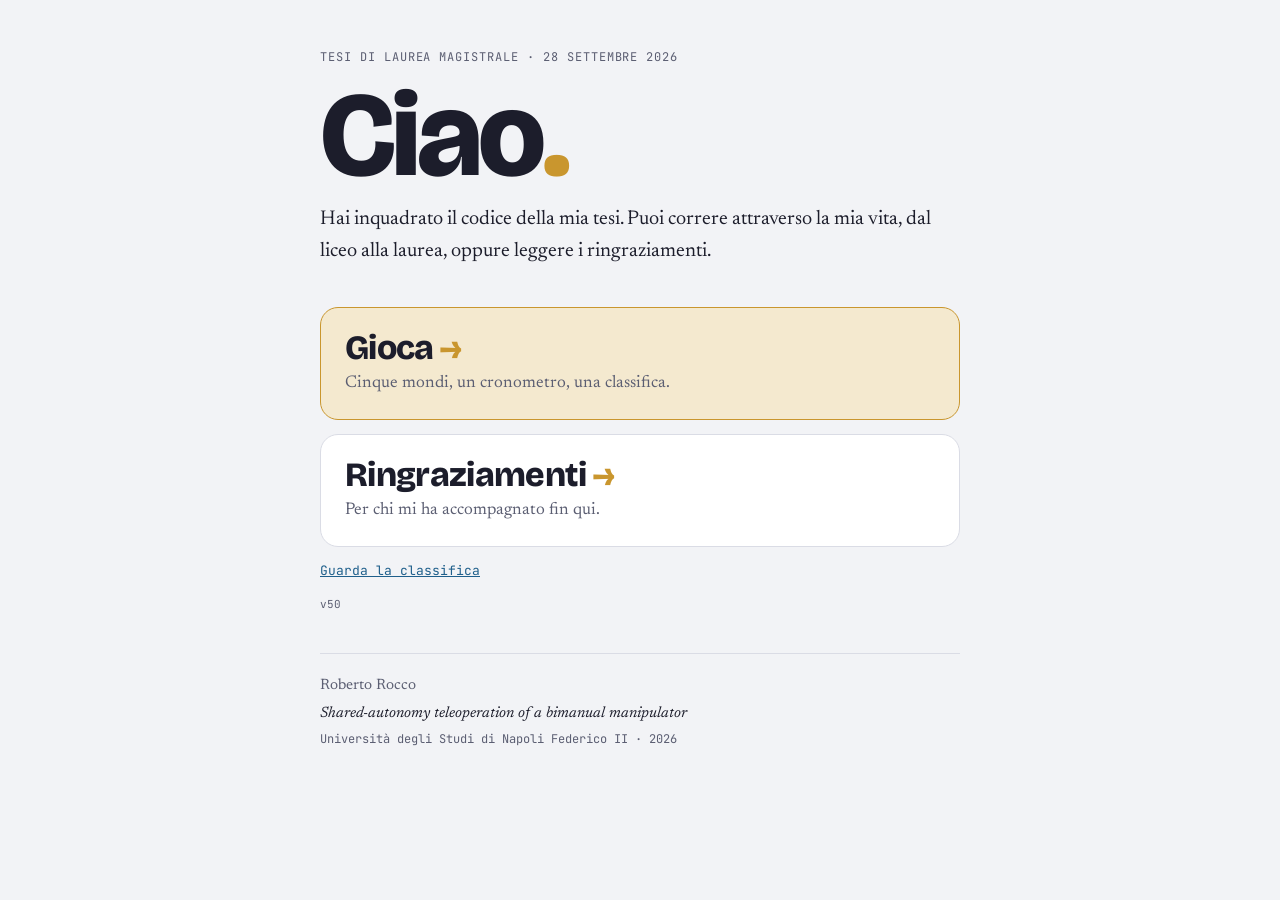
<file: index.html>
<!doctype html>
<html lang="it">
<head>
<meta charset="utf-8">
<meta name="viewport" content="width=device-width, initial-scale=1">
<title>Roberto Rocco · Laurea</title>
<link rel="preconnect" href="https://fonts.googleapis.com">
<link rel="preconnect" href="https://fonts.gstatic.com" crossorigin>
<link rel="stylesheet" href="https://fonts.googleapis.com/css2?family=Bricolage+Grotesque:opsz,wght@12..96,500;12..96,800&family=Newsreader:ital,opsz,wght@0,6..72,400;0,6..72,500;1,6..72,400&family=JetBrains+Mono:wght@400;500&display=swap">
<link rel="stylesheet" href="stile.css">
<style>
  .scelte { display: grid; gap: 14px; }
  .scelta {
    display: grid; gap: 4px;
    padding: 22px 24px;
    background: var(--paper);
    border: 1px solid var(--line);
    border-radius: 18px;
    color: var(--ink); text-decoration: none;
    transition: border-color .15s, transform .15s;
  }
  .scelta:hover, .scelta:focus-visible { border-color: var(--tuff); }
  .scelta:active { transform: scale(.98); }
  .scelta strong {
    font-family: var(--display); font-weight: 800;
    font-size: 34px; line-height: 1.05; letter-spacing: -0.02em;
  }
  .scelta strong::after { content: " →"; color: var(--tuff); }
  .scelta span { color: var(--muted); font-size: 17px; }
  .scelta.primaria { background: var(--tuff-soft); border-color: var(--tuff); }
  .versione {
    justify-self: start;
    font-family: var(--mono); font-size: 11px; color: var(--muted);
  }
  .secondario {
    justify-self: start;
    font-family: var(--mono); font-size: 13px; color: var(--sea);
  }
</style>
<script>
// Se questa pagina arriva dalla cache del browser ed è più vecchia dell'ultima versione, si ricarica da sola.
(()=>{const V=50;try{fetch('versione.json?t='+Date.now(),{cache:'no-store'}).then(r=>r.json()).then(d=>{if(d.v!==V){const k='ricarica-'+location.pathname+d.v;if(!sessionStorage.getItem(k)){sessionStorage.setItem(k,1);const u=new URL(location.href);u.searchParams.set('v',d.v);location.replace(u)}}}).catch(()=>{})}catch(e){}})();
</script>
</head>
<body>

<div class="wrap">
  <header>
    <div class="eyebrow">Tesi di laurea magistrale · 28 settembre 2026</div>
    <h1>Ciao<span class="dot">.</span></h1>
    <p class="lede">Hai inquadrato il codice della mia tesi. Puoi correre attraverso la mia vita, dal liceo alla laurea, oppure leggere i ringraziamenti.</p>
  </header>

  <nav class="scelte" aria-label="Menù">
    <a class="scelta primaria" href="gioco/?v=50">
      <strong>Gioca</strong>
      <span>Cinque mondi, un cronometro, una classifica.</span>
    </a>
    <a class="scelta" href="ringraziamenti/">
      <strong>Ringraziamenti</strong>
      <span>Per chi mi ha accompagnato fin qui.</span>
    </a>
    <a class="secondario" href="gioco/?v=50#classifica">Guarda la classifica</a>
    <span class="versione">v50</span>
  </nav>

  <footer>
    <span>Roberto Rocco</span>
    <span class="thesis">Shared-autonomy teleoperation of a bimanual manipulator</span>
    <span class="mono">Università degli Studi di Napoli Federico II · 2026</span>
  </footer>
</div>
</body>
</html>
</file>
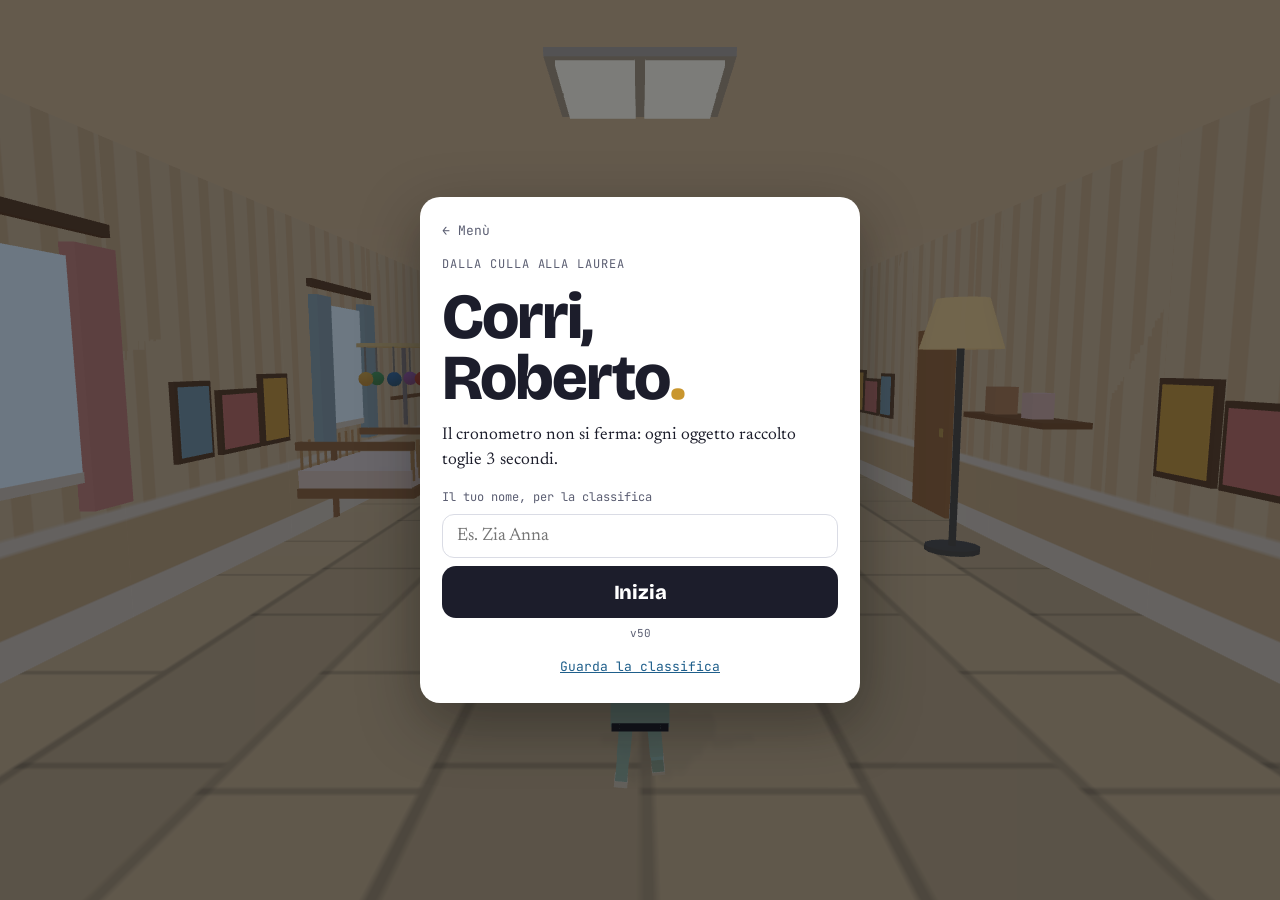
<file: gioco/index.html>
<!doctype html>
<html lang="it">
<head>
<meta charset="utf-8">
<meta name="viewport" content="width=device-width, initial-scale=1, maximum-scale=1, user-scalable=no, viewport-fit=cover">
<meta name="theme-color" content="#12141C">
<title>Corri, Roberto · Gioco</title>
<link rel="preconnect" href="https://fonts.googleapis.com">
<link rel="preconnect" href="https://fonts.gstatic.com" crossorigin>
<link rel="stylesheet" href="https://fonts.googleapis.com/css2?family=Bricolage+Grotesque:opsz,wght@12..96,500;12..96,800&family=Newsreader:ital,opsz,wght@0,6..72,400;0,6..72,500;1,6..72,400&family=JetBrains+Mono:wght@400;500&display=swap">
<link rel="stylesheet" href="gioco.css">
<script>
// Se questa pagina arriva dalla cache del browser ed è più vecchia dell'ultima versione, si ricarica da sola.
(()=>{const V=50;try{fetch('../versione.json?t='+Date.now(),{cache:'no-store'}).then(r=>r.json()).then(d=>{if(d.v!==V){const k='ricarica-'+location.pathname+d.v;if(!sessionStorage.getItem(k)){sessionStorage.setItem(k,1);const u=new URL(location.href);u.searchParams.set('v',d.v);location.replace(u)}}}).catch(()=>{})}catch(e){}})();
</script>
</head>
<body>

<div id="scena" aria-hidden="true"></div>

<div id="hud" hidden>
  <div class="riga">
    <span id="hud-tempo" class="tempo">0:00.0</span>
    <span id="hud-caffe" class="caffe">☕ 0</span>
    <button id="hud-pausa" class="pausa" type="button" aria-label="Pausa">II</button>
  </div>
  <div id="hud-mondo" class="mondo"></div>
  <div class="progresso"><div id="hud-barra" class="barra"></div><div id="hud-tacche"></div></div>
</div>

<div id="banner" class="banner" hidden></div>
<div id="comandi" class="comandi" hidden></div>
<div id="vs" class="vs" hidden>
  <div class="vs-lato vs-a"><span>Il Bulimico Roby</span></div>
  <div class="vs-x">VS</div>
  <div class="vs-lato vs-b"><span>Cono Gelato</span></div>
</div>
<div id="boss" class="boss" hidden>
  <span aria-hidden="true">🍦</span>
  <div class="boss-barra"><div id="boss-barra"></div></div>
</div>
<div id="orologio" class="orologio" hidden></div>

<div id="sipario" class="sipario"></div>
<div id="eta-conto" class="eta-conto" hidden></div>
<div id="lampo" class="lampo"></div>

<div id="scelta" class="scelta" hidden>
  <p id="domanda-scelta" class="domanda">5ª H. Dove ti siedi?</p>
  <div class="bottoni">
    <button type="button" data-scelta="prima">Prima fila</button>
    <button type="button" data-scelta="ultima">Ultima fila</button>
  </div>
  <div class="tempo-scelta"><div id="barra-scelta"></div></div>
</div>

<section id="schermo-inizio" class="schermo">
  <div class="carta">
    <a class="indietro" href="../">← Menù</a>
    <div class="eyebrow">Dalla culla alla laurea</div>
    <h1>Corri, Roberto<span class="dot">.</span></h1>
    <p>Il cronometro non si ferma: ogni oggetto raccolto toglie 3 secondi.</p>
    <form id="modulo-nome">
      <label class="dev-mondo" hidden>Sviluppo: parti dal mondo<select id="dev-mondo"></select></label>
      <label for="nome">Il tuo nome, per la classifica</label>
      <input id="nome" name="nome" maxlength="24" autocomplete="given-name" required placeholder="Es. Zia Anna">
      <button type="submit" class="primario">Inizia</button>
      <span class="versione">v50</span>
    </form>
    <button type="button" class="link" data-apri="classifica">Guarda la classifica</button>
  </div>
</section>

<section id="schermo-pausa" class="schermo" hidden>
  <div class="carta">
    <h2>In pausa</h2>
    <p>Il cronometro è fermo.</p>
    <button id="riprendi" type="button" class="primario">Riprendi</button>
    <button type="button" class="link" data-ricomincia>Ricomincia da capo</button>
  </div>
</section>

<section id="schermo-fine" class="schermo" hidden>
  <div class="carta">
    <div class="eyebrow" id="fine-data"></div>
    <h2>Laureato<span class="dot">!</span></h2>
    <p class="risultato"><span id="fine-tempo" class="tempo-grande">0:00.0</span></p>
    <p id="fine-dettaglio" class="dettaglio"></p>
    <ol id="fine-classifica" class="classifica"></ol>
    <button type="button" class="primario" data-ricomincia>Rigioca</button>
    <div class="link-fondo">
      <a href="../ringraziamenti/">Leggi i ringraziamenti</a>
      <a href="../">Menù</a>
    </div>
  </div>
</section>

<section id="schermo-classifica" class="schermo" hidden>
  <div class="carta">
    <div class="eyebrow">Tempo totale, bonus inclusi</div>
    <h2>Classifica</h2>
    <ol id="classifica" class="classifica"></ol>
    <button type="button" class="primario" data-chiudi-classifica>Gioca</button>
    <div class="link-fondo"><a href="../">Menù</a></div>
  </div>
</section>

<!-- Il numero di versione in fondo ai file (?v=) evita che il telefono usi codice vecchio in cache: va cambiato a ogni versione, insieme all'etichetta. -->
<script type="importmap">{"imports":{"./aula.js":"./aula.js?v=50","./aula-darmon.js":"./aula-darmon.js?v=50","./aula-esame.js":"./aula-esame.js?v=50","./classifica.js":"./classifica.js?v=50","./config.js":"./config.js?v=50","./livello.js":"./livello.js?v=50","./modelli-liceo.js":"./modelli-liceo.js?v=50","./modelli-universita.js":"./modelli-universita.js?v=50","./modelli-rennes.js":"./modelli-rennes.js?v=50","./modelli.js":"./modelli.js?v=50","./mondi.js":"./mondi.js?v=50","./modelli-infanzia.js":"./modelli-infanzia.js?v=50","./volto.js":"./volto.js?v=50","./percorso.js":"./percorso.js?v=50","./boss-gelato.js":"./boss-gelato.js?v=50","./boss-pingpong.js":"./boss-pingpong.js?v=50","./boss-ragazza.js":"./boss-ragazza.js?v=50","./boss-triago.js":"./boss-triago.js?v=50","./volto-ragazza.js":"./volto-ragazza.js?v=50","./amici-uni.js":"./amici-uni.js?v=50","./scena-amici.js":"./scena-amici.js?v=50","./lib/three.module.min.js":"./lib/three.module.min.js?v=50"}}</script>
<script type="module" src="main.js?v=50"></script>
</body>
</html>
</file>
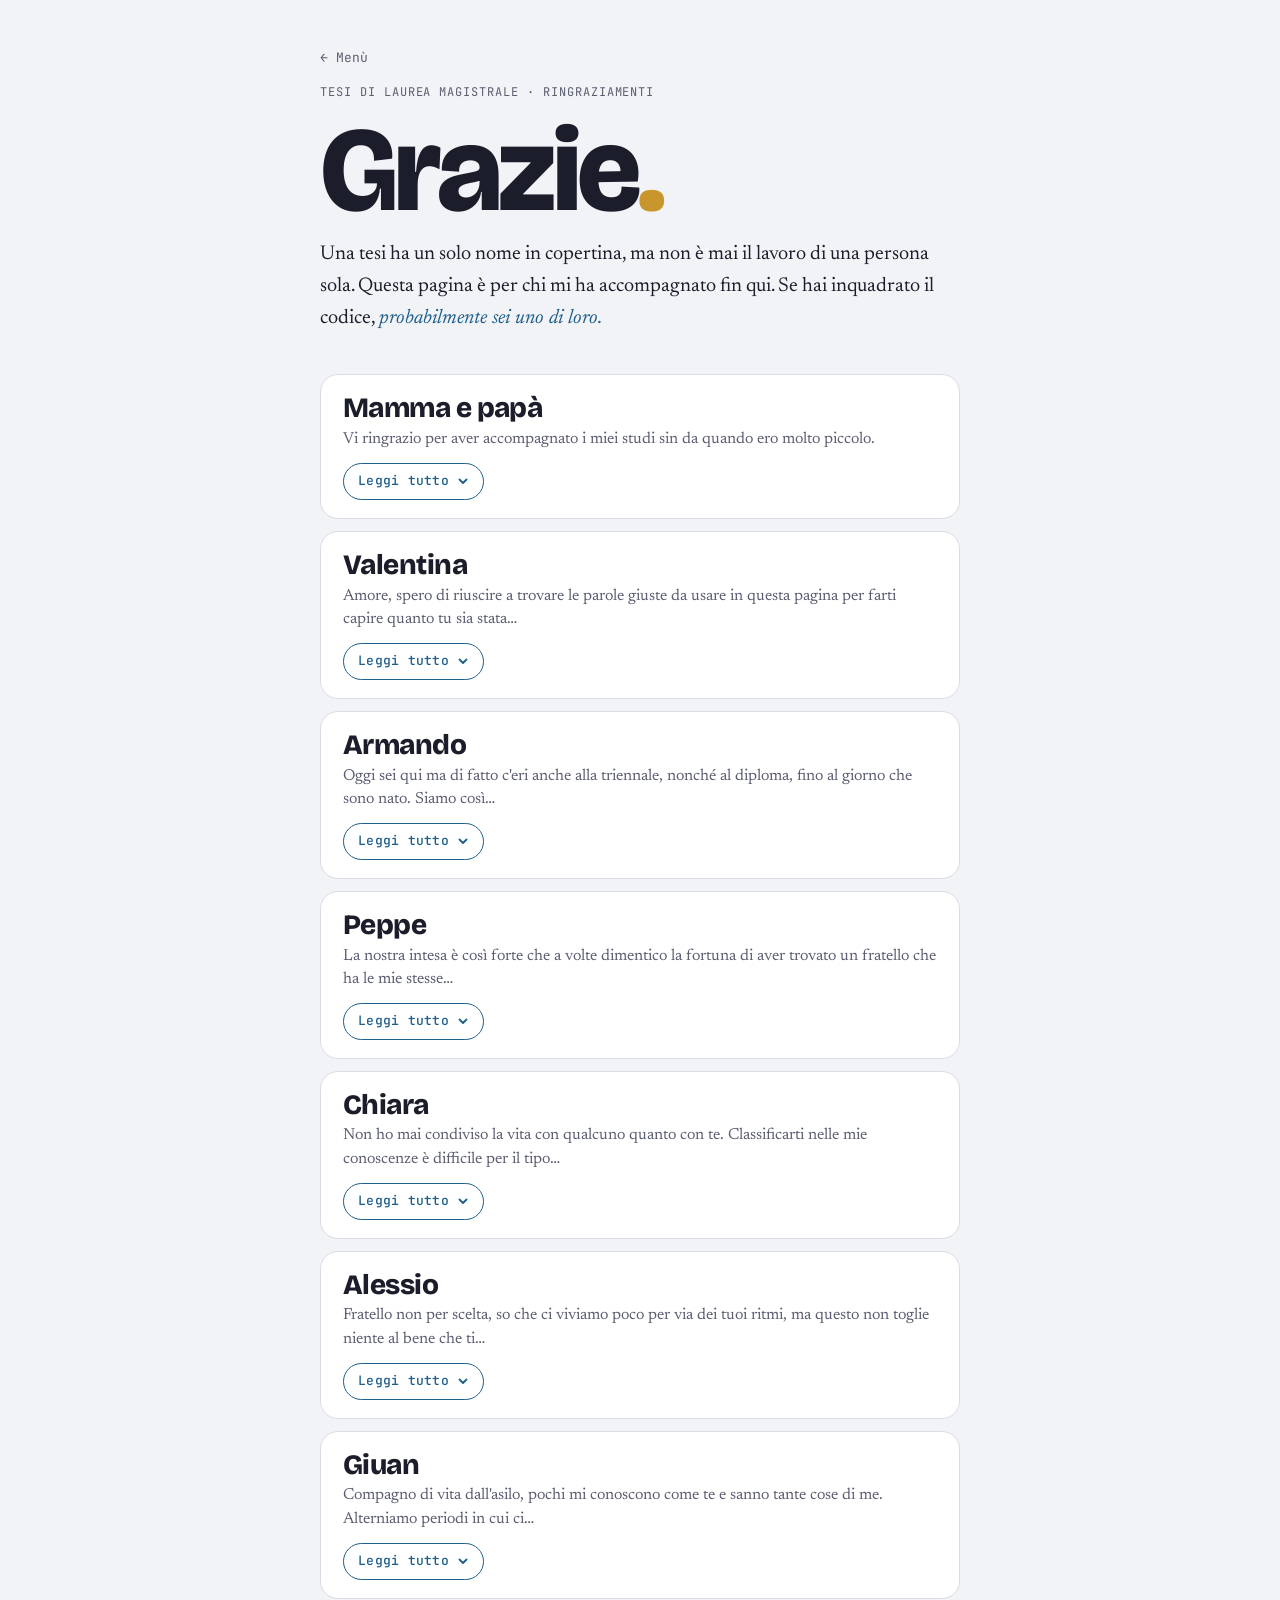
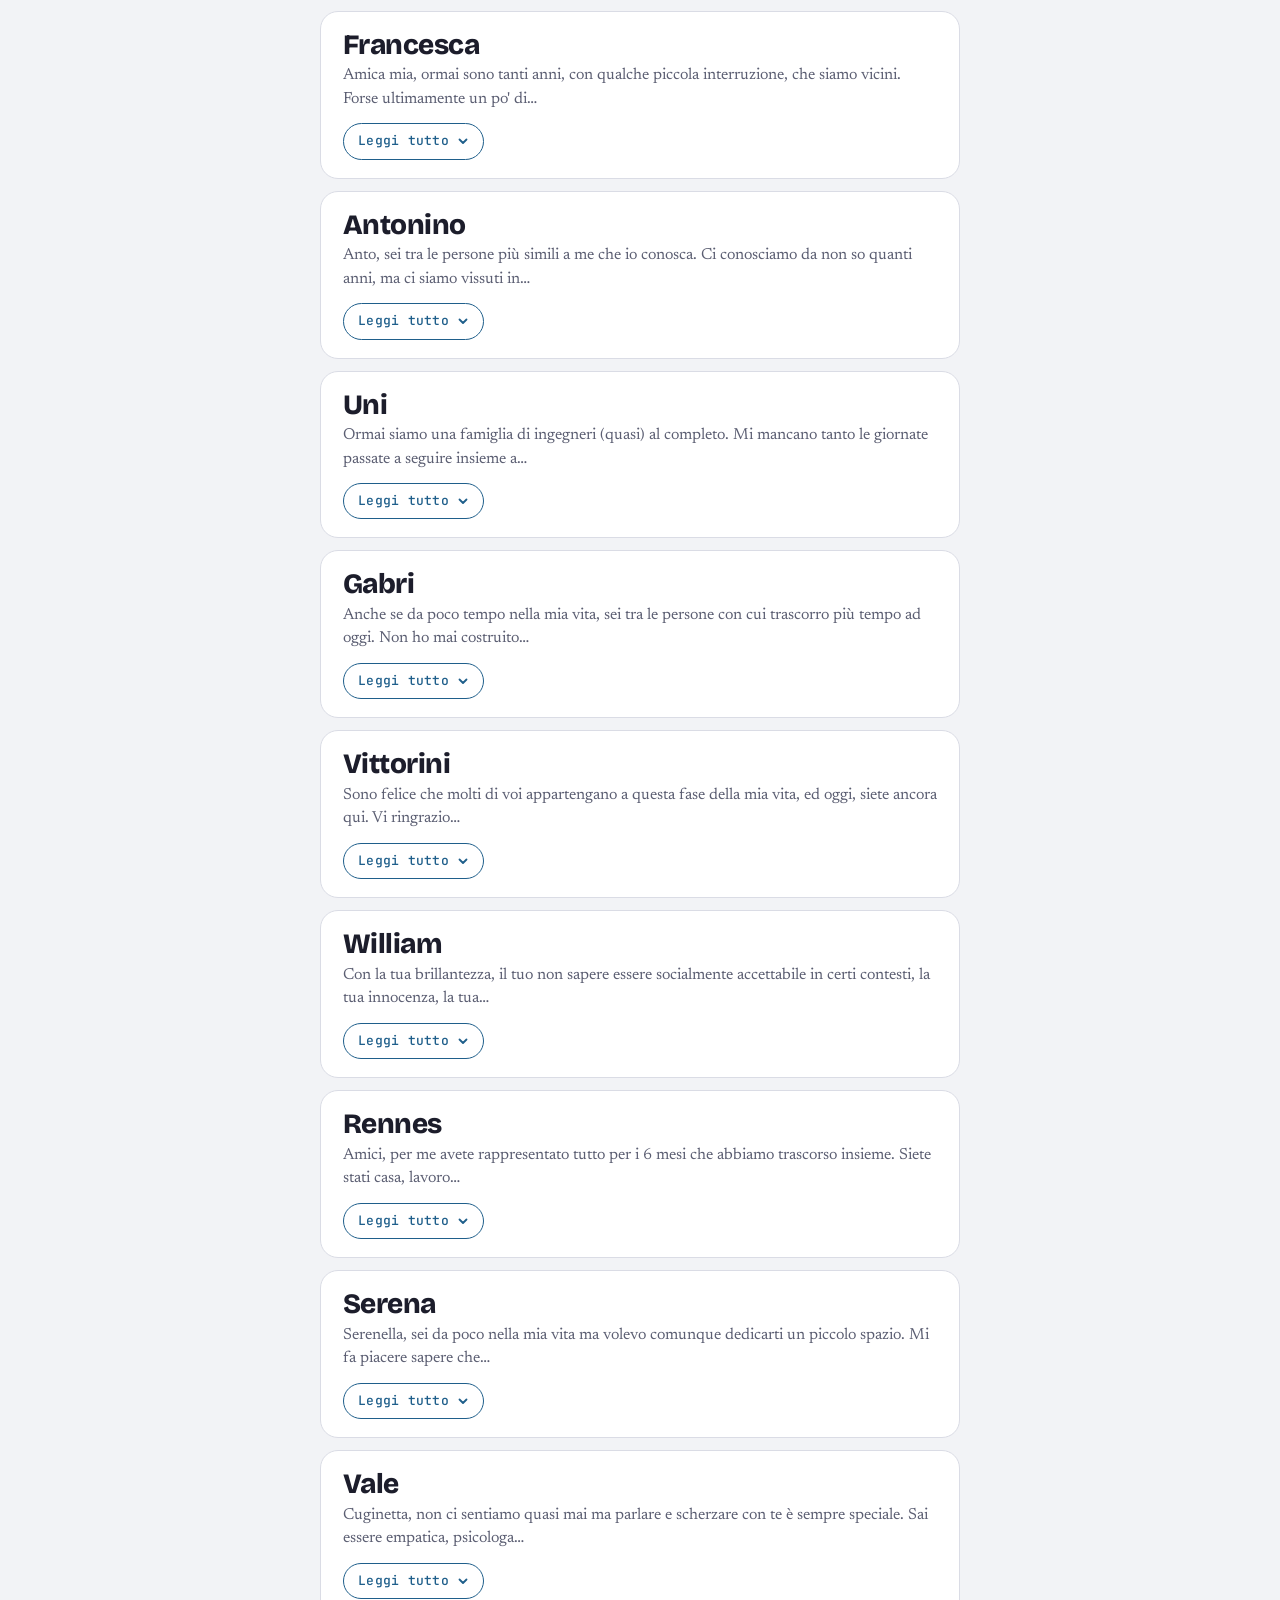
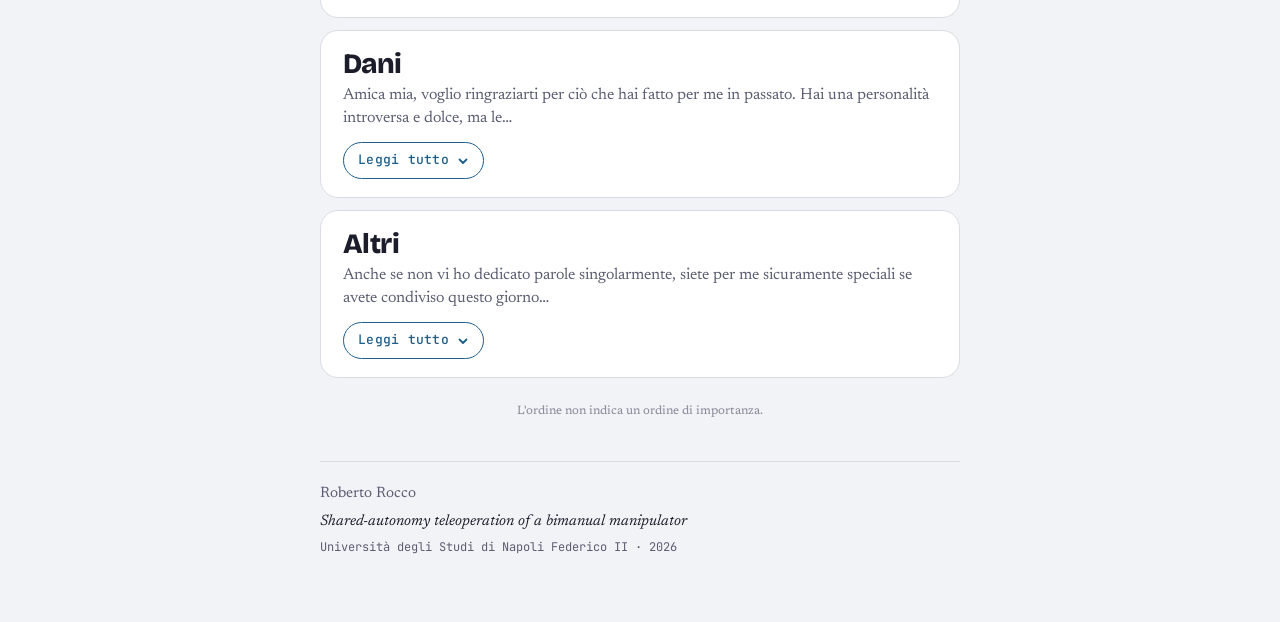
<file: ringraziamenti/index.html>
<!doctype html>
<html lang="it">
<head>
<meta charset="utf-8">
<meta name="viewport" content="width=device-width, initial-scale=1">
<title>Grazie — Roberto Rocco</title>
<link rel="preconnect" href="https://fonts.googleapis.com">
<link rel="preconnect" href="https://fonts.gstatic.com" crossorigin>
<link rel="stylesheet" href="https://fonts.googleapis.com/css2?family=Bricolage+Grotesque:opsz,wght@12..96,500;12..96,800&family=Newsreader:ital,opsz,wght@0,6..72,400;0,6..72,500;1,6..72,400&family=JetBrains+Mono:wght@400;500&display=swap">
<link rel="stylesheet" href="../stile.css">
<style>
  .lista { display: grid; gap: 12px; }
  .ordine { margin: -16px 0 0; font-size: 12px; color: var(--muted); opacity: .7; text-align: center; }
  .grazie {
    background: var(--paper);
    border: 1px solid var(--line);
    border-radius: 18px;
    transition: border-color .15s;
  }
  .grazie:hover, .grazie[open] { border-color: var(--tuff); }
  .grazie[open] { background: var(--tuff-soft); }
  .grazie summary {
    display: grid; gap: 4px;
    padding: 18px 22px;
    cursor: pointer; list-style: none;
    border-radius: 18px;
    -webkit-tap-highlight-color: transparent;
  }
  .grazie summary::-webkit-details-marker { display: none; }
  .grazie summary:focus-visible { outline: 2px solid var(--sea); outline-offset: 2px; }
  .nome {
    font-family: var(--display); font-weight: 800;
    font-size: 28px; line-height: 1.1; letter-spacing: -0.02em;
  }
  .anteprima {
    color: var(--muted); font-size: 16px; line-height: 1.45;
    display: -webkit-box; -webkit-line-clamp: 2; -webkit-box-orient: vertical; overflow: hidden;
  }
  .grazie[open] .anteprima { display: none; }
  .apri {
    justify-self: start; margin-top: 8px;
    display: inline-flex; align-items: center; gap: 8px;
    font-family: var(--mono); font-size: 13px; font-weight: 500; letter-spacing: 0.02em;
    color: var(--sea); border: 1px solid var(--sea); border-radius: 999px;
    padding: 7px 14px;
  }
  .apri-testo::before { content: "Leggi tutto"; }
  .grazie[open] .apri-testo::before { content: "Chiudi"; }
  .apri svg { transition: transform .2s; }
  .grazie[open] .apri svg { transform: rotate(180deg); }
  .grazie:hover .apri { background: var(--sea); color: var(--paper); }
  @media (prefers-reduced-motion: reduce) { .apri svg { transition: none; } }
  .testo { padding: 0 22px 22px; display: grid; gap: 14px; }
  .testo p { margin: 0; text-wrap: pretty; }
</style>
</head>
<body>

<div class="wrap">
  <header>
    <a class="indietro" href="../">← Menù</a>
    <div class="eyebrow">Tesi di laurea magistrale · Ringraziamenti</div>
    <h1>Grazie<span class="dot">.</span></h1>
    <p class="lede">Una tesi ha un solo nome in copertina, ma non è mai il lavoro di una persona sola. Questa pagina è per chi mi ha accompagnato fin qui. Se hai inquadrato il codice, <em>probabilmente sei uno di loro.</em></p>
  </header>

  <main class="lista">
    <details class="grazie" name="grazie">
      <summary>
        <span class="nome">Mamma e papà</span>
        <span class="anteprima">Vi ringrazio per aver accompagnato i miei studi sin da quando ero molto piccolo.</span>
        <span class="apri"><span class="apri-testo"></span><svg viewBox="0 0 12 12" width="12" height="12" aria-hidden="true"><path d="M2.5 4.5 6 8l3.5-3.5" fill="none" stroke="currentColor" stroke-width="1.8" stroke-linecap="round" stroke-linejoin="round"/></svg></span>
      </summary>
      <div class="testo">
        <p>Vi ringrazio per aver accompagnato i miei studi sin da quando ero molto piccolo.</p>
        <p>Nessuno meglio di voi sa quanto ho studiato controvoglia fino all'università, dove finalmente ho iniziato a fare le cose che mi piacevano. Per tutti questi anni avete assecondato tutte le mie decisioni, anche se mi allontanavano da casa. A voi dedico i miei successi e la mia felicità, cose per le quali vi siete sempre messi in secondo piano. È grazie ai vostri insegnamenti se oggi sono un Ingegnere di tutto rispetto.</p>
      </div>
    </details>
    <details class="grazie" name="grazie">
      <summary>
        <span class="nome">Valentina</span>
        <span class="anteprima">Amore, spero di riuscire a trovare le parole giuste da usare in questa pagina per farti capire quanto tu sia stata…</span>
        <span class="apri"><span class="apri-testo"></span><svg viewBox="0 0 12 12" width="12" height="12" aria-hidden="true"><path d="M2.5 4.5 6 8l3.5-3.5" fill="none" stroke="currentColor" stroke-width="1.8" stroke-linecap="round" stroke-linejoin="round"/></svg></span>
      </summary>
      <div class="testo">
        <p>Amore, spero di riuscire a trovare le parole giuste da usare in questa pagina per farti capire quanto tu sia stata importante per me nel mio percorso universitario.</p>
        <p>Da quando ci siamo conosciuti mi hai spronato a dare il meglio di me per terminare gli studi, condividendo momenti di studio regolari da un timer pomodoro e risate in un'aula arancione. Parlando ci siamo innamorati, e ad oggi sei una delle persone più importanti della mia vita.</p>
        <p>Averti a mio fianco nella vita di tutti i giorni, nelle scelte importanti e in quelle facili, mi dà la sicurezza di proseguire spedito sui miei passi, sapendo che in ogni caso mi sosterrai.</p>
        <p>Nel raggiungimento dei miei traguardi, nei momenti di stress o quando semplicemente mi sento stanco, so di poter trovare in te un viso familiare che mi fa sentire la persona più interessante del mondo.</p>
        <p>Non dimostro la gratitudine di molti dei tuoi aspetti nella vita di tutti i giorni, e raramente mi mostro stanco o affranto per qualcosa, ma spesso la cosa più importante è sapere di avere a fianco una donna su cui posso contare in ogni momento, se necessario. La certezza stessa che tu sei come sei, mi rende una persona migliore e pronta ad affrontare le sfide della vita.</p>
      </div>
    </details>
    <details class="grazie" name="grazie">
      <summary>
        <span class="nome">Armando</span>
        <span class="anteprima">Oggi sei qui ma di fatto c'eri anche alla triennale, nonché al diploma, fino al giorno che sono nato. Siamo così…</span>
        <span class="apri"><span class="apri-testo"></span><svg viewBox="0 0 12 12" width="12" height="12" aria-hidden="true"><path d="M2.5 4.5 6 8l3.5-3.5" fill="none" stroke="currentColor" stroke-width="1.8" stroke-linecap="round" stroke-linejoin="round"/></svg></span>
      </summary>
      <div class="testo">
        <p>Oggi sei qui ma di fatto c'eri anche alla triennale, nonché al diploma, fino al giorno che sono nato. Siamo così legati da darci per scontato: a parte le poche volte che ci vediamo parliamo poco, ma in fondo, so che se mai avrò una difficoltà tu sarai lì a sorreggere la mia spalla.</p>
        <p>Non esiste cosa per cui potremmo litigare, e sapere che ci sarà sempre un cugino a mio fianco, nonché un fratello, mi dà sicurezza nelle scelte della mia vita. Allontanarsi da casa per mesi è stato più facile sapendo che una parte della tua famiglia era lì ad attendere il tuo ritorno.</p>
      </div>
    </details>
    <details class="grazie" name="grazie">
      <summary>
        <span class="nome">Peppe</span>
        <span class="anteprima">La nostra intesa è così forte che a volte dimentico la fortuna di aver trovato un fratello che ha le mie stesse…</span>
        <span class="apri"><span class="apri-testo"></span><svg viewBox="0 0 12 12" width="12" height="12" aria-hidden="true"><path d="M2.5 4.5 6 8l3.5-3.5" fill="none" stroke="currentColor" stroke-width="1.8" stroke-linecap="round" stroke-linejoin="round"/></svg></span>
      </summary>
      <div class="testo">
        <p>La nostra intesa è così forte che a volte dimentico la fortuna di aver trovato un fratello che ha le mie stesse passioni e il mio stesso senso dell'umorismo. Su alcuni aspetti caratteriali siamo diversi, ma è proprio questa diversità a darci un valore aggiunto reciproco. Raramente parliamo del nostro stare male, ma siamo sempre l'uno affianco all'altro per ridere. Crescendo la vita diventerà probabilmente meno divertente e più dura: so che con te avrò sempre lo spirito per trollare dove nessuno oserebbe, e so che il nostro rapporto evolverà di conseguenza verso qualcosa di più maturo.</p>
        <p>Qualunque siano le difficoltà che ci si presenteranno nella vita, con te al mio fianco so che ne uscirò col sorriso, sempre.</p>
      </div>
    </details>
    <details class="grazie" name="grazie">
      <summary>
        <span class="nome">Chiara</span>
        <span class="anteprima">Non ho mai condiviso la vita con qualcuno quanto con te. Classificarti nelle mie conoscenze è difficile per il tipo…</span>
        <span class="apri"><span class="apri-testo"></span><svg viewBox="0 0 12 12" width="12" height="12" aria-hidden="true"><path d="M2.5 4.5 6 8l3.5-3.5" fill="none" stroke="currentColor" stroke-width="1.8" stroke-linecap="round" stroke-linejoin="round"/></svg></span>
      </summary>
      <div class="testo">
        <p>Non ho mai condiviso la vita con qualcuno quanto con te. Classificarti nelle mie conoscenze è difficile per il tipo di legame che ci contraddistingue: sei più di un'amica alla quale vuoi un bene dell'anima e te ne vuoi prendere cura, più di un amico con il quale condividi tutto e ti conosce come le sue tasche.</p>
        <p>Spero che la nostra vita ci faccia condividere ancora tanto altro anche professionalmente, perché è quando siamo insieme che diamo la nostra versione migliore e siamo indistruttibili.</p>
        <p>Sei sicuramente la persona con cui sono cresciuto di più professionalmente: con te ho superato tutte le sfide universitarie, e se ci sono riuscito è solo grazie al fatto che c'eri tu al mio fianco (e si è visto cosa è successo quando non c'eri).</p>
        <p>Con te ho imparato un 'metodo' di studio (se procrastinare e arrivare tardi agli esami si può chiamare così), che mi ha reso possibile superare questi anni facendomi anche piacere quello che abbiamo studiato. Dove io non capivo, c'eri sempre tu a spiegarmi. Quando io ero a bordo piscina, c'eri tu a coprirmi le spalle. E so che lo farai, per sempre, così come io lo farò per te.</p>
      </div>
    </details>
    <details class="grazie" name="grazie">
      <summary>
        <span class="nome">Alessio</span>
        <span class="anteprima">Fratello non per scelta, so che ci viviamo poco per via dei tuoi ritmi, ma questo non toglie niente al bene che ti…</span>
        <span class="apri"><span class="apri-testo"></span><svg viewBox="0 0 12 12" width="12" height="12" aria-hidden="true"><path d="M2.5 4.5 6 8l3.5-3.5" fill="none" stroke="currentColor" stroke-width="1.8" stroke-linecap="round" stroke-linejoin="round"/></svg></span>
      </summary>
      <div class="testo">
        <p>Fratello non per scelta, so che ci viviamo poco per via dei tuoi ritmi, ma questo non toglie niente al bene che ti voglio. Ma alla fine va bene così: unemployed roby durerà ancora poco (si spera), e piano piano prenderemo strade ancora più diverse, non condividendo nemmeno più la casa. A quel punto saremo pronti: anche non parlando sapremo di essere fratelli, e le volte che ci vedremo avranno un peso maggiore. Ora sei grande e grosso (semp a sott), ma rimani sempre il fratellino di cui mi devo prendere cura.</p>
      </div>
    </details>
    <details class="grazie" name="grazie">
      <summary>
        <span class="nome">Giuan</span>
        <span class="anteprima">Compagno di vita dall'asilo, pochi mi conoscono come te e sanno tante cose di me. Alterniamo periodi in cui ci…</span>
        <span class="apri"><span class="apri-testo"></span><svg viewBox="0 0 12 12" width="12" height="12" aria-hidden="true"><path d="M2.5 4.5 6 8l3.5-3.5" fill="none" stroke="currentColor" stroke-width="1.8" stroke-linecap="round" stroke-linejoin="round"/></svg></span>
      </summary>
      <div class="testo">
        <p>Compagno di vita dall'asilo, pochi mi conoscono come te e sanno tante cose di me. Alterniamo periodi in cui ci frequentiamo assiduamente ad assenze prolungate, e siamo sicuramente due persone che non parlano molto di se stessi. Nonostante ciò nessuno ricoprirà mai il ruolo che l'uno ha per l'altro: un fedele amico che non ti farà sentire solo nemmeno a chilometri da casa.</p>
        <p>Grazie per esserci sempre stato, puoi contare sulla mia spalla quando vorrai, ovunque tu sia.</p>
      </div>
    </details>
    <details class="grazie" name="grazie">
      <summary>
        <span class="nome">Francesca</span>
        <span class="anteprima">Amica mia, ormai sono tanti anni, con qualche piccola interruzione, che siamo vicini. Forse ultimamente un po' di…</span>
        <span class="apri"><span class="apri-testo"></span><svg viewBox="0 0 12 12" width="12" height="12" aria-hidden="true"><path d="M2.5 4.5 6 8l3.5-3.5" fill="none" stroke="currentColor" stroke-width="1.8" stroke-linecap="round" stroke-linejoin="round"/></svg></span>
      </summary>
      <div class="testo">
        <p>Amica mia, ormai sono tanti anni, con qualche piccola interruzione, che siamo vicini. Forse ultimamente un po' di meno, con te mi sono sempre sentito di poter avere un confronto per le difficoltà della mia vita con una persona che su molte cose la pensa come me. La nostra stessa amicizia è stata più volte per me qualcosa per cui combattere, e non smetterò mai di chiederti scusa se talvolta mi sono arreso. Delle tante sfumature di cui il nostro rapporto si è arricchito, la mia preferita è quella della mia amica di cui prendermi cura. Se mai ti servirà una spalla su cui piangere, la mia avrà sempre un posto per te.</p>
      </div>
    </details>
    <details class="grazie" name="grazie">
      <summary>
        <span class="nome">Antonino</span>
        <span class="anteprima">Anto, sei tra le persone più simili a me che io conosca. Ci conosciamo da non so quanti anni, ma ci siamo vissuti in…</span>
        <span class="apri"><span class="apri-testo"></span><svg viewBox="0 0 12 12" width="12" height="12" aria-hidden="true"><path d="M2.5 4.5 6 8l3.5-3.5" fill="none" stroke="currentColor" stroke-width="1.8" stroke-linecap="round" stroke-linejoin="round"/></svg></span>
      </summary>
      <div class="testo">
        <p>Anto, sei tra le persone più simili a me che io conosca. Ci conosciamo da non so quanti anni, ma ci siamo vissuti in poche occasioni. Voglio che tu sappia che ognuna di queste occasioni per me è stata speciale: in un periodo difficile della mia vita, hai dimostrato di saper essere un grande amico da avere affianco.</p>
        <p>Certo, vorrei fossi un po' meno simile a me, così magari riusciremmo a sentirci ogni tanto piuttosto che ghostarci di continuo.</p>
      </div>
    </details>
    <details class="grazie" name="grazie">
      <summary>
        <span class="nome">Uni</span>
        <span class="anteprima">Ormai siamo una famiglia di ingegneri (quasi) al completo. Mi mancano tanto le giornate passate a seguire insieme a…</span>
        <span class="apri"><span class="apri-testo"></span><svg viewBox="0 0 12 12" width="12" height="12" aria-hidden="true"><path d="M2.5 4.5 6 8l3.5-3.5" fill="none" stroke="currentColor" stroke-width="1.8" stroke-linecap="round" stroke-linejoin="round"/></svg></span>
      </summary>
      <div class="testo">
        <p>Ormai siamo una famiglia di ingegneri (quasi) al completo. Mi mancano tanto le giornate passate a seguire insieme a voi, ma avete saputo rappresentare molto altro anche al di fuori delle mura universitarie. Sapete, degli ingegneri si dice che non si sanno divertire. Con voi non mi sono mai sentito così: dai cambi ora, alle uscite fino ai viaggi, siete sempre i coglioni con cui ho amato trascorrere ogni secondo di questa fase della mia vita. Siete i migliori colleghi che mi potessero capitare, e spero che anche ora che l'università è conclusa possiamo continuare a condividere momenti intensi.</p>
      </div>
    </details>
    <details class="grazie" name="grazie">
      <summary>
        <span class="nome">Gabri</span>
        <span class="anteprima">Anche se da poco tempo nella mia vita, sei tra le persone con cui trascorro più tempo ad oggi. Non ho mai costruito…</span>
        <span class="apri"><span class="apri-testo"></span><svg viewBox="0 0 12 12" width="12" height="12" aria-hidden="true"><path d="M2.5 4.5 6 8l3.5-3.5" fill="none" stroke="currentColor" stroke-width="1.8" stroke-linecap="round" stroke-linejoin="round"/></svg></span>
      </summary>
      <div class="testo">
        <p>Anche se da poco tempo nella mia vita, sei tra le persone con cui trascorro più tempo ad oggi. Non ho mai costruito un rapporto con una persona velocemente quanto con te: in pochi mesi avevi già invaso tutti i miei spazi. Il nostro rapporto è sopravvissuto anche a 6 mesi di silenzio, e, una volta tornato, è come se non ci fossimo mai salutati.</p>
        <p>Sarai anche un sequestratore, ma sappi che ti stimo molto: sei tra i pochi a sopportare la mia personalità non mollando la presa, e con te sono sicuro che mi divertirò ovunque mi inviterai.</p>
      </div>
    </details>
    <details class="grazie" name="grazie">
      <summary>
        <span class="nome">Vittorini</span>
        <span class="anteprima">Sono felice che molti di voi appartengano a questa fase della mia vita, ed oggi, siete ancora qui. Vi ringrazio…</span>
        <span class="apri"><span class="apri-testo"></span><svg viewBox="0 0 12 12" width="12" height="12" aria-hidden="true"><path d="M2.5 4.5 6 8l3.5-3.5" fill="none" stroke="currentColor" stroke-width="1.8" stroke-linecap="round" stroke-linejoin="round"/></svg></span>
      </summary>
      <div class="testo">
        <p>Sono felice che molti di voi appartengano a questa fase della mia vita, ed oggi, siete ancora qui. Vi ringrazio perché è grazie a voi, compagni di classe o di corridoio, se sono cresciuto così tanto fino ad oggi. Avete forgiato il mio carattere negli anni passati al liceo, rendendomi piano piano sempre meno timido. Vi ringrazio per aver tenuto vicino un ragazzo che di qualità non ne aveva molte, e di averle coltivate insieme a me, fino ad oggi.</p>
      </div>
    </details>
    <details class="grazie" name="grazie">
      <summary>
        <span class="nome">William</span>
        <span class="anteprima">Con la tua brillantezza, il tuo non sapere essere socialmente accettabile in certi contesti, la tua innocenza, la tua…</span>
        <span class="apri"><span class="apri-testo"></span><svg viewBox="0 0 12 12" width="12" height="12" aria-hidden="true"><path d="M2.5 4.5 6 8l3.5-3.5" fill="none" stroke="currentColor" stroke-width="1.8" stroke-linecap="round" stroke-linejoin="round"/></svg></span>
      </summary>
      <div class="testo">
        <p>Con la tua brillantezza, il tuo non sapere essere socialmente accettabile in certi contesti, la tua innocenza, la tua generosità, e le tue passioni liriche, mi hai regalato momenti unici. Senza il tuo supporto, pratico e spirituale, oggi non sarei qui a godermi la vita con le gambe distese sul davanzale. Grazie amico mio</p>
      </div>
    </details>
    <details class="grazie" name="grazie">
      <summary>
        <span class="nome">Rennes</span>
        <span class="anteprima">Amici, per me avete rappresentato tutto per i 6 mesi che abbiamo trascorso insieme. Siete stati casa, lavoro…</span>
        <span class="apri"><span class="apri-testo"></span><svg viewBox="0 0 12 12" width="12" height="12" aria-hidden="true"><path d="M2.5 4.5 6 8l3.5-3.5" fill="none" stroke="currentColor" stroke-width="1.8" stroke-linecap="round" stroke-linejoin="round"/></svg></span>
      </summary>
      <div class="testo">
        <p>Amici, per me avete rappresentato tutto per i 6 mesi che abbiamo trascorso insieme. Siete stati casa, lavoro, palestra, risate e divertimento. Non avrei potuto trovare persone migliori ad accompagnare questa esperienza: grazie a voi mi sono sentito raramente lontano da casa.</p>
        <p>In ogni angolo di Rennes c'era almeno uno di voi a riempirlo di gioia: sono veramente felice di aver avuto l'occasione di conoscervi e portarvi con me a Napoli.</p>
        <p>Mi porterò nel cuore ogni serata passata a cucinare, pausa pranzo/caffè, partita a ping pong o momento di vita quotidiana, perché, incredibilmente, avete reso speciale ognuno di essi.</p>
      </div>
    </details>
    <details class="grazie" name="grazie">
      <summary>
        <span class="nome">Serena</span>
        <span class="anteprima">Serenella, sei da poco nella mia vita ma volevo comunque dedicarti un piccolo spazio. Mi fa piacere sapere che…</span>
        <span class="apri"><span class="apri-testo"></span><svg viewBox="0 0 12 12" width="12" height="12" aria-hidden="true"><path d="M2.5 4.5 6 8l3.5-3.5" fill="none" stroke="currentColor" stroke-width="1.8" stroke-linecap="round" stroke-linejoin="round"/></svg></span>
      </summary>
      <div class="testo">
        <p>Serenella, sei da poco nella mia vita ma volevo comunque dedicarti un piccolo spazio. Mi fa piacere sapere che sorriderai sapendo che ti ho pensato mentre scrivevo i ringraziamenti. Ti voglio semplicemente ringraziare per aver condiviso con me la tua capacità di trasmettere serenità e felicità nel luogo in cui ti trovi. Credo di averti visto una volta senza il sorriso: le persone come te sono speciali e arricchiscono la mia vita di gioia.</p>
        <p>Ti voglio bene amica</p>
      </div>
    </details>
    <details class="grazie" name="grazie">
      <summary>
        <span class="nome">Vale</span>
        <span class="anteprima">Cuginetta, non ci sentiamo quasi mai ma parlare e scherzare con te è sempre speciale. Sai essere empatica, psicologa…</span>
        <span class="apri"><span class="apri-testo"></span><svg viewBox="0 0 12 12" width="12" height="12" aria-hidden="true"><path d="M2.5 4.5 6 8l3.5-3.5" fill="none" stroke="currentColor" stroke-width="1.8" stroke-linecap="round" stroke-linejoin="round"/></svg></span>
      </summary>
      <div class="testo">
        <p>Cuginetta, non ci sentiamo quasi mai ma parlare e scherzare con te è sempre speciale. Sai essere empatica, psicologa per le persone che ti circondano, o anche un'amica con cui divertirsi e andare a ballare alle serate indie. Grazie per aver creato, nelle poche occasioni che abbiamo avuto, uno spazio sicuro.</p>
      </div>
    </details>
    <details class="grazie" name="grazie">
      <summary>
        <span class="nome">Dani</span>
        <span class="anteprima">Amica mia, voglio ringraziarti per ciò che hai fatto per me in passato. Hai una personalità introversa e dolce, ma le…</span>
        <span class="apri"><span class="apri-testo"></span><svg viewBox="0 0 12 12" width="12" height="12" aria-hidden="true"><path d="M2.5 4.5 6 8l3.5-3.5" fill="none" stroke="currentColor" stroke-width="1.8" stroke-linecap="round" stroke-linejoin="round"/></svg></span>
      </summary>
      <div class="testo">
        <p>Amica mia, voglio ringraziarti per ciò che hai fatto per me in passato. Hai una personalità introversa e dolce, ma le persone che riescono ad avvicinarsi a te capiscono il valore delle tue parole.</p>
        <p>Non voglio dilungarmi troppo, ma se mai avrai bisogno, io sono qui. Ti voglio bene.</p>
      </div>
    </details>
    <details class="grazie" name="grazie">
      <summary>
        <span class="nome">Altri</span>
        <span class="anteprima">Anche se non vi ho dedicato parole singolarmente, siete per me sicuramente speciali se avete condiviso questo giorno…</span>
        <span class="apri"><span class="apri-testo"></span><svg viewBox="0 0 12 12" width="12" height="12" aria-hidden="true"><path d="M2.5 4.5 6 8l3.5-3.5" fill="none" stroke="currentColor" stroke-width="1.8" stroke-linecap="round" stroke-linejoin="round"/></svg></span>
      </summary>
      <div class="testo">
        <p>Anche se non vi ho dedicato parole singolarmente, siete per me sicuramente speciali se avete condiviso questo giorno con me. Spero che ognuno di voi continui a fare parte della mia vita anche domani. Ognuno di voi ha contribuito, anche se in piccola parte, al raggiungimento di questo grande traguardo. Vi ringrazio per riuscire a sopportarmi, so che non è facile. È grazie a voi, amici miei, se oggi sorrido serenamente.</p>
      </div>
    </details>
  </main>

  <p class="ordine">L'ordine non indica un ordine di importanza.</p>

  <footer>
    <span>Roberto Rocco</span>
    <span class="thesis">Shared-autonomy teleoperation of a bimanual manipulator</span>
    <span class="mono">Università degli Studi di Napoli Federico II · 2026</span>
  </footer>
</div>
<script>
// Aprendo un ringraziamento, la pagina lo porta in alto (gli altri si chiudono da soli).
document.querySelectorAll('.grazie').forEach(d => d.addEventListener('toggle', () => {
  if (!d.open) return;
  const ridotto = matchMedia('(prefers-reduced-motion: reduce)').matches;
  setTimeout(() => d.scrollIntoView({ block: 'start', behavior: ridotto ? 'auto' : 'smooth' }), 30);
}));
</script>
</body>
</html>
</file>
<file: stile.css>
:root {
  --ground: #F2F3F6;
  --paper: #FFFFFF;
  --ink: #1C1D2B;
  --muted: #5B5E72;
  --line: #DADCE5;
  --sea: #1F5F8B;
  --tuff: #C9962E;
  --tuff-soft: #F4E9CF;
  --display: "Bricolage Grotesque", "Avenir Next", "Segoe UI", system-ui, sans-serif;
  --body: "Newsreader", "Iowan Old Style", Georgia, "Times New Roman", serif;
  --mono: "JetBrains Mono", ui-monospace, "SF Mono", Menlo, Consolas, monospace;
}
@media (prefers-color-scheme: dark) {
  :root:not([data-theme="light"]) {
    color-scheme: dark;
    --ground: #12141C;
    --paper: #1A1D28;
    --ink: #ECEDF3;
    --muted: #A3A7BA;
    --line: #2C3040;
    --sea: #7DB6E0;
    --tuff: #E6BA5C;
    --tuff-soft: #2E2716;
  }
}
:root[data-theme="dark"] {
  color-scheme: dark;
  --ground: #12141C;
  --paper: #1A1D28;
  --ink: #ECEDF3;
  --muted: #A3A7BA;
  --line: #2C3040;
  --sea: #7DB6E0;
  --tuff: #E6BA5C;
  --tuff-soft: #2E2716;
}

body {
  background: var(--ground);
  color: var(--ink);
  font-family: var(--body);
  font-size: 18px;
  line-height: 1.6;
  padding-inline: 20px;
  padding-block: 40px 56px;
}
.wrap { max-width: 640px; margin: 0 auto; display: grid; gap: 40px; }

header { display: grid; gap: 14px; }
.eyebrow {
  font-family: var(--mono);
  font-size: 12px;
  letter-spacing: 0.08em;
  text-transform: uppercase;
  color: var(--muted);
}
h1 {
  font-family: var(--display);
  font-weight: 800;
  font-size: clamp(64px, 18vw, 120px);
  line-height: 0.9;
  letter-spacing: -0.03em;
  margin: 0;
  color: var(--ink);
}
h1 .dot { color: var(--tuff); }
.lede { margin: 0; font-size: 20px; max-width: 34em; text-wrap: pretty; }
.lede em { color: var(--sea); }

.indietro {
  justify-self: start;
  font-family: var(--mono); font-size: 13px;
  color: var(--muted); text-decoration: none;
}
.indietro:hover { color: var(--ink); }

footer {
  border-top: 1px solid var(--line);
  padding-top: 20px;
  display: grid; gap: 4px;
  font-size: 15px; color: var(--muted);
}
footer .thesis { font-style: italic; color: var(--ink); }
footer .mono { font-family: var(--mono); font-size: 12px; }
</file>
<file: gioco/gioco.css>
:root {
  --ink: #1C1D2B;
  --muted: #5B5E72;
  --paper: #FFFFFF;
  --line: #DADCE5;
  --sea: #1F5F8B;
  --tuff: #C9962E;
  --tuff-soft: #F4E9CF;
  --display: "Bricolage Grotesque", "Avenir Next", "Segoe UI", system-ui, sans-serif;
  --body: "Newsreader", "Iowan Old Style", Georgia, serif;
  --mono: "JetBrains Mono", ui-monospace, Menlo, Consolas, monospace;
}

* { box-sizing: border-box; }
html, body {
  margin: 0; height: 100%;
  overflow: hidden;
  background: #12141C;
  color: var(--ink);
  font-family: var(--body);
  -webkit-user-select: none; user-select: none;
  -webkit-tap-highlight-color: transparent;
}

#scena { position: fixed; inset: 0; touch-action: none; }
#scena canvas { display: block; width: 100%; height: 100%; }

/* HUD */
#hud {
  position: fixed; inset: 0 0 auto 0;
  padding: max(12px, env(safe-area-inset-top)) 16px 0;
  display: grid; gap: 6px;
  pointer-events: none;
  color: #fff;
  text-shadow: 0 1px 3px rgba(0,0,0,.55);
}
#hud[hidden] { display: none; }
#hud .riga { display: flex; align-items: center; gap: 14px; }
#hud .tempo { font-family: var(--mono); font-size: 26px; font-weight: 500; font-variant-numeric: tabular-nums; }
#hud .caffe { font-family: var(--mono); font-size: 16px; }
#hud .pausa {
  margin-left: auto; pointer-events: auto;
  width: 40px; height: 40px; border-radius: 50%;
  border: 0; background: rgba(0,0,0,.35); color: #fff;
  font: 700 14px var(--mono);
}
#hud .mondo { font-family: var(--display); font-weight: 800; font-size: 15px; letter-spacing: .01em; }
.progresso {
  position: relative; height: 6px; border-radius: 3px;
  background: rgba(255,255,255,.3); overflow: hidden;
}
.progresso .barra { position: absolute; inset: 0 auto 0 0; width: 0; background: var(--tuff); }
#hud-tacche span { position: absolute; top: 0; bottom: 0; width: 2px; background: rgba(0,0,0,.45); }

.banner {
  position: fixed; left: 16px; right: 16px; top: 34%;
  text-align: center; color: #fff; pointer-events: none;
  text-shadow: 0 2px 10px rgba(0,0,0,.6);
  font-family: var(--display); font-weight: 800;
  font-size: clamp(28px, 9vw, 52px); line-height: 1.05;
}
.banner small {
  display: block; margin-top: 8px;
  font-family: var(--mono); font-weight: 500; font-size: 14px; letter-spacing: .06em;
  text-transform: uppercase;
}
.banner[hidden] { display: none; }

/* Schermate */
.schermo {
  position: fixed; inset: 0;
  display: grid; place-items: center;
  padding: 16px;
  background: rgba(18,20,28,.55);
  overflow-y: auto;
}
.schermo[hidden] { display: none; }
.carta {
  width: 100%; max-width: 440px;
  background: var(--paper); border-radius: 20px;
  padding: 24px 22px;
  display: grid; gap: 14px;
  box-shadow: 0 20px 60px rgba(0,0,0,.35);
  font-size: 17px; line-height: 1.5;
  -webkit-user-select: text; user-select: text;
}
.carta p { margin: 0; }
.eyebrow {
  font-family: var(--mono); font-size: 12px; letter-spacing: .08em;
  text-transform: uppercase; color: var(--muted);
}
h1, h2 {
  margin: 0; font-family: var(--display); font-weight: 800;
  letter-spacing: -0.03em; line-height: .95;
}
h1 { font-size: clamp(44px, 13vw, 64px); }
h2 { font-size: 44px; }
.dot { color: var(--tuff); }
.indietro { justify-self: start; font-family: var(--mono); font-size: 13px; color: var(--muted); text-decoration: none; }


form { display: grid; gap: 8px; }
label { font-family: var(--mono); font-size: 12px; color: var(--muted); }
input {
  font: 18px var(--body); padding: 12px 14px;
  border: 1px solid var(--line); border-radius: 12px; color: var(--ink); background: #fff;
}
input:focus { outline: 2px solid var(--tuff); border-color: transparent; }
button { cursor: pointer; }
.primario {
  font: 800 20px var(--display); letter-spacing: -0.01em;
  padding: 14px; border-radius: 14px; border: 0;
  background: var(--ink); color: #fff;
}
.primario:active { transform: scale(.98); }
.link {
  justify-self: center; border: 0; background: none; padding: 4px;
  font: 13px var(--mono); color: var(--sea); text-decoration: underline;
}
.link-fondo { display: flex; justify-content: center; gap: 20px; font: 13px var(--mono); }
.link-fondo a { color: var(--sea); }

.risultato { text-align: center; }
.tempo-grande { font-family: var(--mono); font-size: 48px; font-weight: 500; font-variant-numeric: tabular-nums; }
.dettaglio { text-align: center; color: var(--muted); font-size: 15px; }

.classifica { margin: 0; padding: 0; list-style: none; display: grid; gap: 2px; counter-reset: pos; }
.classifica li {
  counter-increment: pos;
  display: grid; grid-template-columns: 28px 1fr auto; gap: 8px; align-items: baseline;
  padding: 6px 8px; border-radius: 8px;
}
.classifica li::before { content: counter(pos); font: 13px var(--mono); color: var(--muted); }
.classifica li .t { font-family: var(--mono); font-variant-numeric: tabular-nums; }
.classifica li.tu { background: var(--tuff-soft); }
.classifica .vuota { display: block; color: var(--muted); text-align: center; }
.classifica .vuota::before { content: none; }
.banner.in-basso { top: auto; bottom: max(80px, 14vh); }

/* I comandi, a schermo per i primi secondi di corsa (si possono provare intanto). */
.comandi {
  position: fixed; left: 16px; right: 16px; bottom: max(16px, 2.5vh); margin: 0 auto; max-width: 340px;
  padding: 8px 12px 8px; border-radius: 16px; pointer-events: none;
  background: rgba(28,29,43,.8); color: #fff; box-shadow: 0 8px 24px rgba(0,0,0,.25);
  animation: comandi-entra .35s ease-out;
}
.comandi[hidden] { display: none; }
.comandi ul { list-style: none; margin: 0; padding: 0; display: flex; justify-content: center; gap: 14px; }
.comandi li { display: flex; align-items: center; gap: 6px; font: 700 14px/1.2 var(--display); }
.comandi .gesto {
  display: grid; place-items: center; height: 26px; min-width: 30px; padding: 0 5px; border-radius: 8px;
  background: rgba(255,255,255,.16); font: 700 16px var(--mono);
}
.comandi .resta { height: 3px; margin-top: 7px; border-radius: 2px; background: rgba(255,255,255,.25); overflow: hidden; }
.comandi .resta div { height: 100%; width: 100%; background: var(--tuff, #F2C14E); transform-origin: left; }
@keyframes comandi-entra { from { opacity: 0; transform: translateY(12px); } }
.versione { justify-self: center; font: 11px var(--mono); color: var(--muted); }

/* Orologio del mondo del liceo */
.orologio {
  position: fixed; left: 16px; top: calc(max(12px, env(safe-area-inset-top)) + 96px);
  font: 500 15px var(--mono); color: #fff; text-shadow: 0 1px 3px rgba(0,0,0,.6);
  background: rgba(0,0,0,.35); padding: 6px 10px; border-radius: 10px; pointer-events: none;
}
.orologio.urgente { background: rgba(200,40,40,.75); animation: lampeggia .5s steps(2) infinite; }
.orologio[hidden] { display: none; }

/* Presentazione del boss, come nei picchiaduro: i due nomi entrano dai lati e in mezzo esplode il VS. */
.vs {
  position: fixed; left: 0; right: 0; top: 30%; pointer-events: none; z-index: 6;
  display: grid; grid-template-rows: auto auto auto; justify-items: center; gap: 2px;
}
.vs[hidden] { display: none; }
.vs-lato { width: 100%; display: flex; }
.vs-lato span {
  font: 800 italic 30px/1 var(--display); text-transform: uppercase; letter-spacing: .01em; color: #fff;
  padding: 10px 26px 11px; text-shadow: 0 3px 0 rgba(0,0,0,.35);
}
.vs-a { justify-content: flex-start; }
.vs-a span { background: linear-gradient(90deg, #8E1B1B, #E0533F 70%, #F2A33A); transform: skewX(-14deg); margin-left: -12px; padding-left: 30px;
  animation: vs-da-sinistra 2.6s cubic-bezier(.2,.9,.25,1) both; }
.vs-b { justify-content: flex-end; }
.vs-b span { background: linear-gradient(270deg, #4A2716, #D9638A 60%, #9CCB6A); transform: skewX(-14deg); margin-right: -12px; padding-right: 30px;
  animation: vs-da-destra 2.6s cubic-bezier(.2,.9,.25,1) both; }
.vs-x {
  font: 800 italic 76px/0.9 var(--display); color: #FFD23F; letter-spacing: -.02em;
  -webkit-text-stroke: 3px #1C1D2B; text-shadow: 0 0 18px rgba(255,140,0,.9), 0 5px 0 #1C1D2B;
  animation: vs-scoppio 2.6s ease-out both;
}
@keyframes vs-da-sinistra { 0% { transform: translateX(-110%) skewX(-14deg); } 14%, 84% { transform: translateX(0) skewX(-14deg); } 100% { transform: translateX(-110%) skewX(-14deg); } }
@keyframes vs-da-destra { 0% { transform: translateX(110%) skewX(-14deg); } 14%, 84% { transform: translateX(0) skewX(-14deg); } 100% { transform: translateX(110%) skewX(-14deg); } }
@keyframes vs-scoppio { 0%, 12% { transform: scale(3); opacity: 0; } 22% { transform: scale(.9); opacity: 1; } 28%, 84% { transform: scale(1); opacity: 1; } 100% { transform: scale(1.4); opacity: 0; } }

/* Boss del gelato: solo quanto manca alla fine del combattimento, senza scritte. */
.boss {
  position: fixed; left: 16px; right: 16px; top: calc(max(12px, env(safe-area-inset-top)) + 96px);
  margin: 0 auto; max-width: 260px; padding: 5px 10px; border-radius: 12px; pointer-events: none;
  display: flex; align-items: center; gap: 8px; background: rgba(28,29,43,.55); font-size: 16px;
}
.boss[hidden] { display: none; }
.boss-barra { flex: 1; height: 7px; border-radius: 4px; background: rgba(255,255,255,.2); overflow: hidden; }
.boss-barra div { height: 100%; width: 100%; background: #E5392F; transform-origin: right; }
@keyframes lampeggia { 50% { opacity: .55; } }

/* Dissolvenza tra gioco e scena in classe */
.sipario { position: fixed; inset: 0; background: #000; opacity: 0; pointer-events: none; transition: opacity .35s ease; }
.sipario.nero { opacity: 1; }

/* Scelta a tempo in classe */
.scelta {
  position: fixed; left: 0; right: 0; bottom: 0; padding: 18px 16px max(24px, env(safe-area-inset-bottom));
  display: grid; gap: 12px; justify-items: center;
  background: linear-gradient(transparent, rgba(0,0,0,.65) 40%);
}
.scelta[hidden] { display: none; }
.scelta .domanda { margin: 0; font: 800 26px var(--display); color: #fff; text-shadow: 0 2px 6px rgba(0,0,0,.6); }
.scelta .bottoni { display: grid; grid-template-columns: 1fr 1fr; gap: 12px; width: 100%; max-width: 440px; }
.scelta button {
  font: 800 20px var(--display); padding: 18px 8px; border-radius: 16px; border: 0;
  background: #fff; color: var(--ink);
}
.scelta button:active { transform: scale(.97); }
.tempo-scelta { width: 100%; max-width: 440px; height: 8px; border-radius: 4px; background: rgba(255,255,255,.3); overflow: hidden; }
#barra-scelta { height: 100%; width: 100%; background: var(--tuff); transform-origin: left; }

/* Crescita: contatore degli anni e lampo bianco al cambio d'età */
.eta-conto {
  position: fixed; left: 50%; top: max(70px, 12vh); transform: translateX(-50%);
  color: #fff; text-align: center; pointer-events: none;
  font-family: var(--display); font-weight: 800; font-size: 30px; letter-spacing: -.01em;
  text-shadow: 0 2px 8px rgba(0,0,0,.55);
}
.eta-conto b { font-size: 76px; line-height: 1; margin-right: 4px; font-variant-numeric: tabular-nums; }
.eta-conto small { display: block; margin-top: 4px; font-size: 15px; font-weight: 500; letter-spacing: .08em; text-transform: uppercase; opacity: .9; }
.eta-conto[hidden] { display: none; }
.lampo { position: fixed; inset: 0; background: #fff; opacity: 0; pointer-events: none; transition: opacity .12s ease-out; }
.lampo.acceso { opacity: .85; }
.dev-mondo { display: grid; gap: 4px; font: 12px var(--mono); color: var(--muted); text-align: left; }
.dev-mondo select { font: 14px var(--display); padding: 8px; border-radius: 8px; border: 1px solid var(--line); background: #fff; color: var(--ink); }
.dev-mondo[hidden] { display: none; }
</file>
